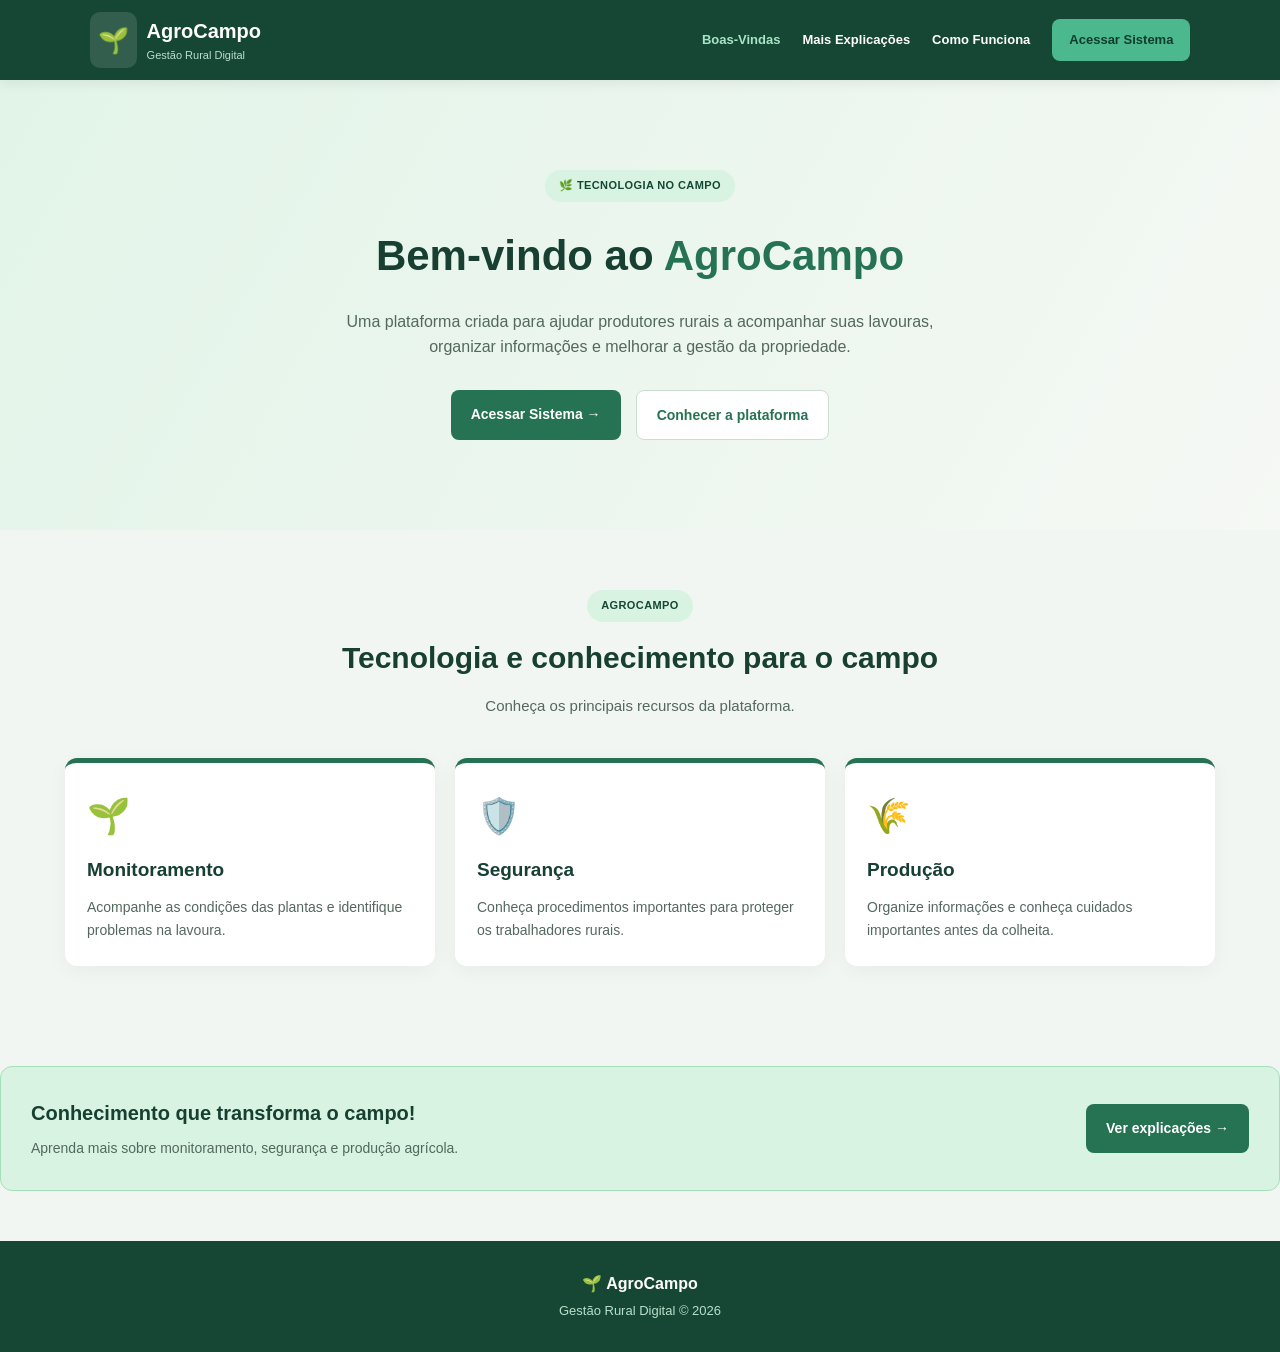
<file: index.html>
<!DOCTYPE html>
<html lang="pt-BR">
<head>
    <meta charset="UTF-8">
    <meta name="viewport" content="width=device-width, initial-scale=1.0">
    <meta name="description" content="AgroCampo - Gestão Rural Digital">
    <title>AgroCampo | Início</title>
    <link rel="stylesheet" href="style.css">
</head>
<body>

<header class="cabecalho">
    <a href="index.html" class="logo">
        <span>🌱</span>
        <div>
            <strong>AgroCampo</strong>
            <small>Gestão Rural Digital</small>
        </div>
    </a>

    <button class="menu-toggle" aria-label="Abrir menu">☰</button>

    <nav class="menu">
        <a href="index.html" class="ativo">Boas-Vindas</a>
        <a href="explicacoes.html">Mais Explicações</a>
        <a href="como-funciona.html">Como Funciona</a>
        <a href="sistema.html" class="botao-menu">Acessar Sistema</a>
    </nav>
</header>

<main>
    <section class="hero">
        <span class="etiqueta">🌿 TECNOLOGIA NO CAMPO</span>

        <h1>Bem-vindo ao <span>AgroCampo</span></h1>

        <p>
            Uma plataforma criada para ajudar produtores rurais
            a acompanhar suas lavouras, organizar informações
            e melhorar a gestão da propriedade.
        </p>

        <div class="hero-botoes">
            <a href="sistema.html" class="botao-principal">
                Acessar Sistema →
            </a>

            <a href="explicacoes.html" class="botao-secundario">
                Conhecer a plataforma
            </a>
        </div>
    </section>

    <section class="secao container">
        <div class="titulo-secao">
            <span class="etiqueta">AGROCAMPO</span>
            <h2>Tecnologia e conhecimento para o campo</h2>
            <p>Conheça os principais recursos da plataforma.</p>
        </div>

        <div class="grade-tres">
            <article class="cartao">
                <div class="icone">🌱</div>
                <h3>Monitoramento</h3>
                <p>Acompanhe as condições das plantas e identifique problemas na lavoura.</p>
            </article>

            <article class="cartao">
                <div class="icone">🛡️</div>
                <h3>Segurança</h3>
                <p>Conheça procedimentos importantes para proteger os trabalhadores rurais.</p>
            </article>

            <article class="cartao">
                <div class="icone">🌾</div>
                <h3>Produção</h3>
                <p>Organize informações e conheça cuidados importantes antes da colheita.</p>
            </article>
        </div>
    </section>

    <section class="faixa-verde">
        <div>
            <h2>Conhecimento que transforma o campo!</h2>
            <p>Aprenda mais sobre monitoramento, segurança e produção agrícola.</p>
        </div>
        <a href="explicacoes.html" class="botao-principal">
            Ver explicações →
        </a>
    </section>
</main>

<footer>
    <strong>🌱 AgroCampo</strong>
    <p>Gestão Rural Digital © 2026</p>
</footer>

<script src="script.js"></script>
</body>
</html>
</file>
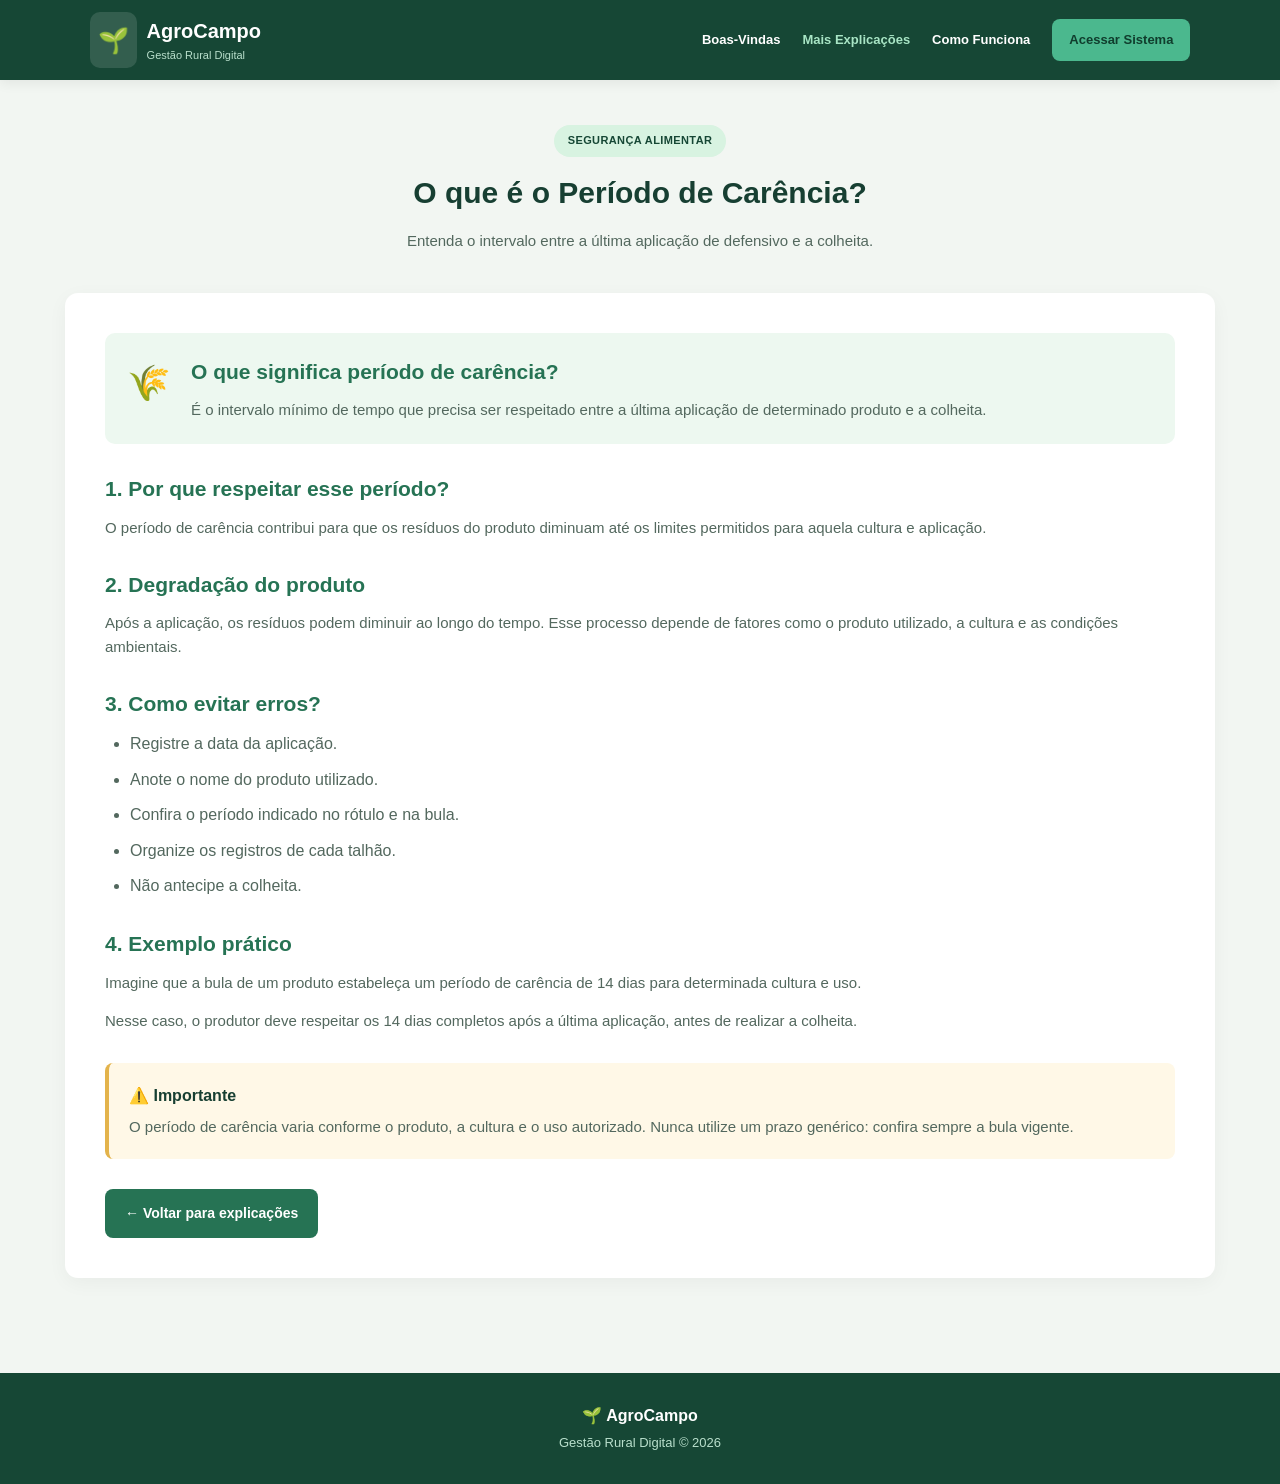
<file: carencia.html>
<!DOCTYPE html>
<html lang="pt-BR">
<head>
    <meta charset="UTF-8">
    <meta name="viewport" content="width=device-width, initial-scale=1.0">
    <title>Período de Carência | AgroCampo</title>
    <link rel="stylesheet" href="style.css">
</head>
<body>

<header class="cabecalho">
    <a href="index.html" class="logo">
        <span>🌱</span>
        <div><strong>AgroCampo</strong><small>Gestão Rural Digital</small></div>
    </a>
    <button class="menu-toggle" aria-label="Abrir menu">☰</button>
    <nav class="menu">
        <a href="index.html">Boas-Vindas</a>
        <a href="explicacoes.html" class="ativo">Mais Explicações</a>
        <a href="como-funciona.html">Como Funciona</a>
        <a href="sistema.html" class="botao-menu">Acessar Sistema</a>
    </nav>
</header>

<main class="container">

    <section class="titulo-secao">
        <span class="etiqueta">SEGURANÇA ALIMENTAR</span>
        <h1>O que é o Período de Carência?</h1>
        <p>Entenda o intervalo entre a última aplicação de defensivo e a colheita.</p>
    </section>

    <article class="conteudo-pagina">

        <div class="destaque-conteudo">
            <span>🌾</span>
            <div>
                <h2>O que significa período de carência?</h2>
                <p>
                    É o intervalo mínimo de tempo que precisa
                    ser respeitado entre a última aplicação
                    de determinado produto e a colheita.
                </p>
            </div>
        </div>

        <h2>1. Por que respeitar esse período?</h2>
        <p>
            O período de carência contribui para que os resíduos
            do produto diminuam até os limites permitidos
            para aquela cultura e aplicação.
        </p>

        <h2>2. Degradação do produto</h2>
        <p>
            Após a aplicação, os resíduos podem diminuir
            ao longo do tempo. Esse processo depende de
            fatores como o produto utilizado, a cultura
            e as condições ambientais.
        </p>

        <h2>3. Como evitar erros?</h2>
        <ul>
            <li>Registre a data da aplicação.</li>
            <li>Anote o nome do produto utilizado.</li>
            <li>Confira o período indicado no rótulo e na bula.</li>
            <li>Organize os registros de cada talhão.</li>
            <li>Não antecipe a colheita.</li>
        </ul>

        <h2>4. Exemplo prático</h2>
        <p>
            Imagine que a bula de um produto estabeleça
            um período de carência de 14 dias para determinada
            cultura e uso.
        </p>
        <p>
            Nesse caso, o produtor deve respeitar os 14 dias
            completos após a última aplicação, antes de realizar
            a colheita.
        </p>

        <div class="aviso">
            <strong>⚠️ Importante</strong>
            <p>
                O período de carência varia conforme o produto,
                a cultura e o uso autorizado. Nunca utilize
                um prazo genérico: confira sempre a bula vigente.
            </p>
        </div>

        <a href="explicacoes.html" class="botao-voltar">← Voltar para explicações</a>

    </article>
</main>

<footer><strong>🌱 AgroCampo</strong><p>Gestão Rural Digital © 2026</p></footer>
<script src="script.js"></script>
</body>
</html>
</file>
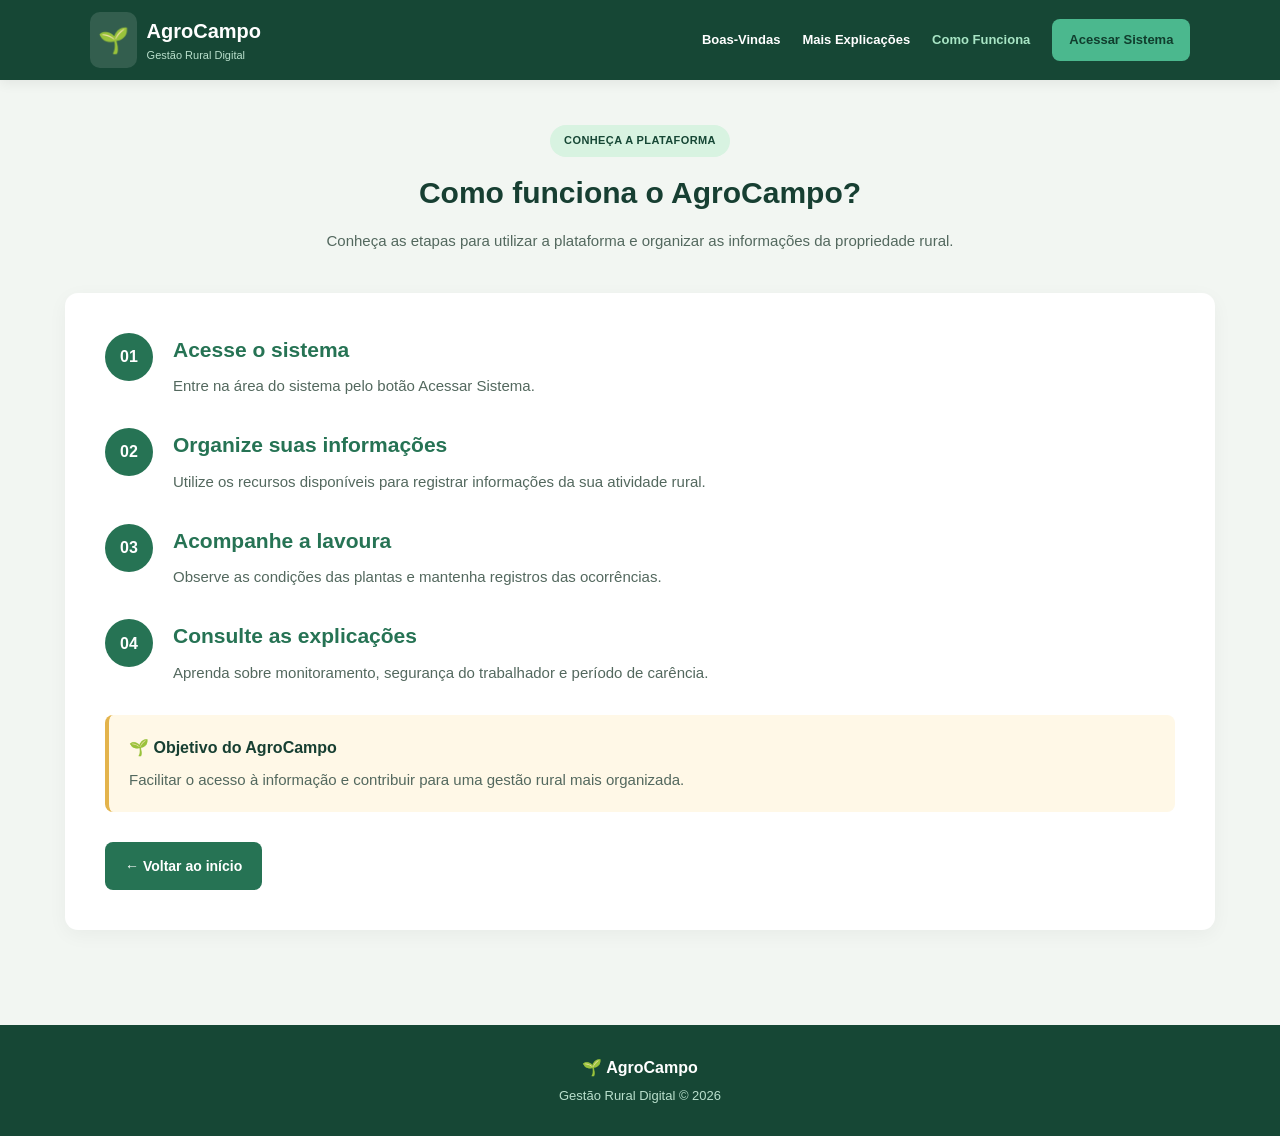
<file: comofunciona.html>
<!DOCTYPE html>
<html lang="pt-BR">
<head>
    <meta charset="UTF-8">
    <meta name="viewport" content="width=device-width, initial-scale=1.0">
    <title>Como Funciona | AgroCampo</title>
    <link rel="stylesheet" href="style.css">
</head>
<body>

<header class="cabecalho">
    <a href="index.html" class="logo">
        <span>🌱</span>
        <div><strong>AgroCampo</strong><small>Gestão Rural Digital</small></div>
    </a>
    <button class="menu-toggle" aria-label="Abrir menu">☰</button>
    <nav class="menu">
        <a href="index.html">Boas-Vindas</a>
        <a href="explicacoes.html">Mais Explicações</a>
        <a href="como-funciona.html" class="ativo">Como Funciona</a>
        <a href="sistema.html" class="botao-menu">Acessar Sistema</a>
    </nav>
</header>

<main class="container">
    <section class="titulo-secao">
        <span class="etiqueta">CONHEÇA A PLATAFORMA</span>
        <h1>Como funciona o AgroCampo?</h1>
        <p>Conheça as etapas para utilizar a plataforma e organizar as informações da propriedade rural.</p>
    </section>

    <section class="conteudo-pagina">
        <div class="passo">
            <span>01</span>
            <div>
                <h2>Acesse o sistema</h2>
                <p>Entre na área do sistema pelo botão Acessar Sistema.</p>
            </div>
        </div>

        <div class="passo">
            <span>02</span>
            <div>
                <h2>Organize suas informações</h2>
                <p>Utilize os recursos disponíveis para registrar informações da sua atividade rural.</p>
            </div>
        </div>

        <div class="passo">
            <span>03</span>
            <div>
                <h2>Acompanhe a lavoura</h2>
                <p>Observe as condições das plantas e mantenha registros das ocorrências.</p>
            </div>
        </div>

        <div class="passo">
            <span>04</span>
            <div>
                <h2>Consulte as explicações</h2>
                <p>Aprenda sobre monitoramento, segurança do trabalhador e período de carência.</p>
            </div>
        </div>

        <div class="aviso">
            <strong>🌱 Objetivo do AgroCampo</strong>
            <p>Facilitar o acesso à informação e contribuir para uma gestão rural mais organizada.</p>
        </div>

        <a href="index.html" class="botao-voltar">← Voltar ao início</a>
    </section>
</main>

<footer><strong>🌱 AgroCampo</strong><p>Gestão Rural Digital © 2026</p></footer>
<script src="script.js"></script>
</body>
</html>
</file>
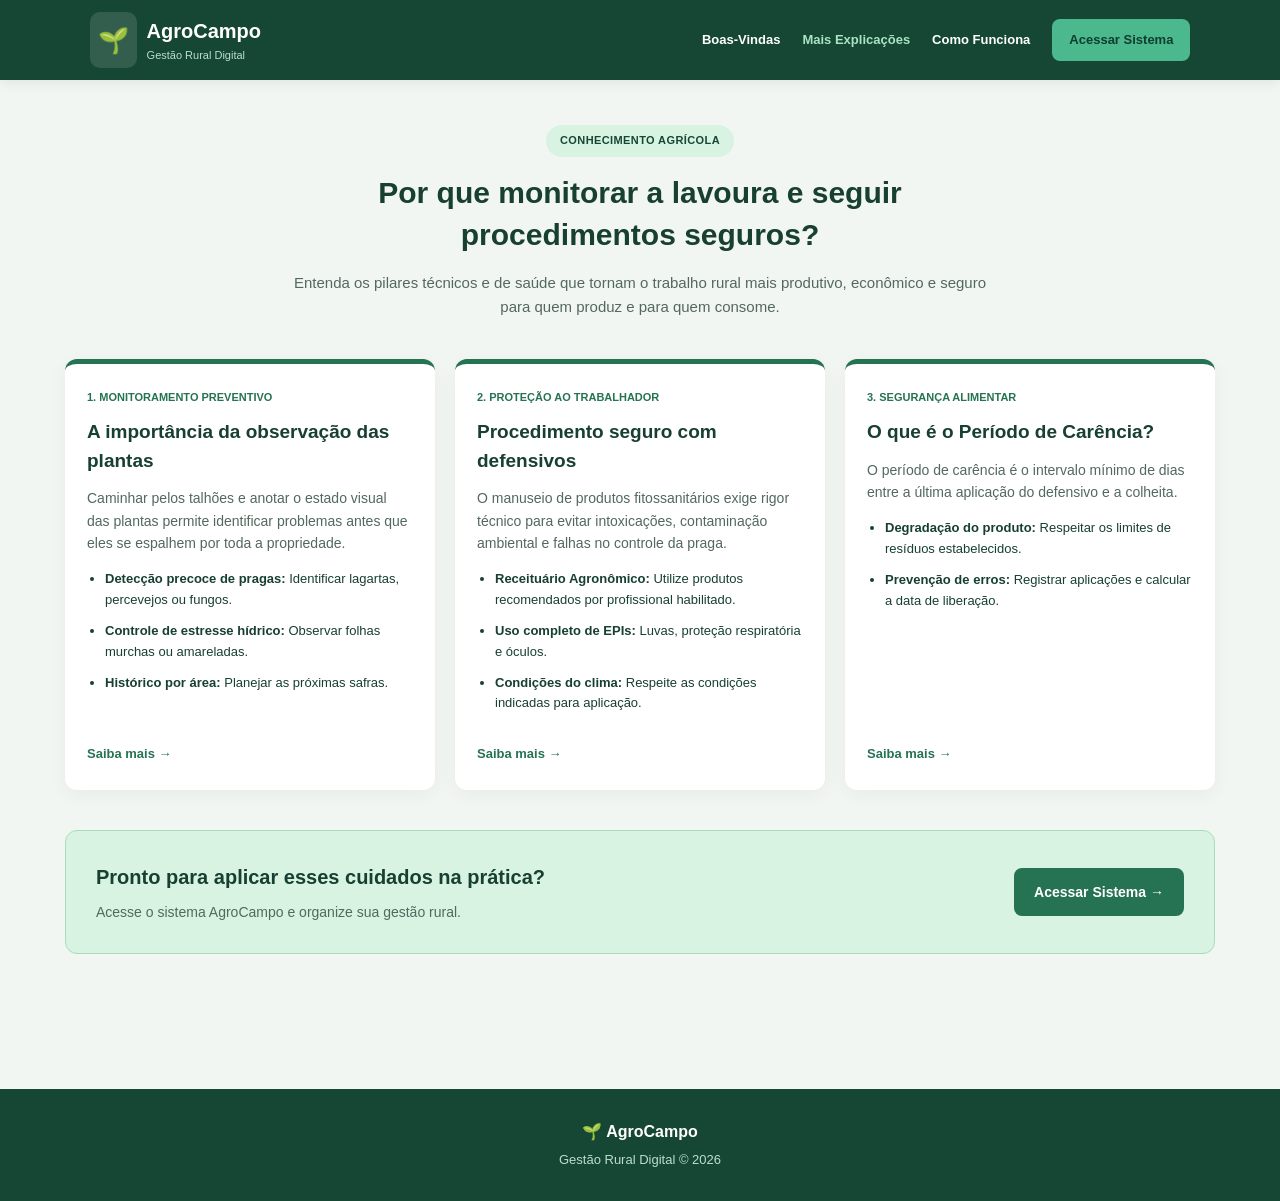
<file: explicacoes.html>
<!DOCTYPE html>
<html lang="pt-BR">
<head>
    <meta charset="UTF-8">
    <meta name="viewport" content="width=device-width, initial-scale=1.0">
    <title>Mais Explicações | AgroCampo</title>
    <link rel="stylesheet" href="style.css">
</head>
<body>

<header class="cabecalho">
    <a href="index.html" class="logo">
        <span>🌱</span>
        <div><strong>AgroCampo</strong><small>Gestão Rural Digital</small></div>
    </a>

    <button class="menu-toggle" aria-label="Abrir menu">☰</button>

    <nav class="menu">
        <a href="index.html">Boas-Vindas</a>
        <a href="explicacoes.html" class="ativo">Mais Explicações</a>
        <a href="como-funciona.html">Como Funciona</a>
        <a href="sistema.html" class="botao-menu">Acessar Sistema</a>
    </nav>
</header>

<main class="container pagina-explicacoes">

    <section class="titulo-secao">
        <span class="etiqueta">CONHECIMENTO AGRÍCOLA</span>
        <h1>Por que monitorar a lavoura e seguir procedimentos seguros?</h1>
        <p>
            Entenda os pilares técnicos e de saúde que tornam o trabalho
            rural mais produtivo, econômico e seguro para quem produz
            e para quem consome.
        </p>
    </section>

    <section class="grade-tres">

        <a href="monitoramento.html" class="cartao cartao-link">
            <span class="categoria">1. MONITORAMENTO PREVENTIVO</span>
            <h2>A importância da observação das plantas</h2>

            <p>
                Caminhar pelos talhões e anotar o estado visual das
                plantas permite identificar problemas antes que
                eles se espalhem por toda a propriedade.
            </p>

            <ul>
                <li><strong>Detecção precoce de pragas:</strong>
                Identificar lagartas, percevejos ou fungos.</li>

                <li><strong>Controle de estresse hídrico:</strong>
                Observar folhas murchas ou amareladas.</li>

                <li><strong>Histórico por área:</strong>
                Planejar as próximas safras.</li>
            </ul>

            <span class="ler-mais">Saiba mais →</span>
        </a>

        <a href="protecao.html" class="cartao cartao-link">
            <span class="categoria">2. PROTEÇÃO AO TRABALHADOR</span>
            <h2>Procedimento seguro com defensivos</h2>

            <p>
                O manuseio de produtos fitossanitários exige
                rigor técnico para evitar intoxicações,
                contaminação ambiental e falhas no controle da praga.
            </p>

            <ul>
                <li><strong>Receituário Agronômico:</strong>
                Utilize produtos recomendados por profissional habilitado.</li>

                <li><strong>Uso completo de EPIs:</strong>
                Luvas, proteção respiratória e óculos.</li>

                <li><strong>Condições do clima:</strong>
                Respeite as condições indicadas para aplicação.</li>
            </ul>

            <span class="ler-mais">Saiba mais →</span>
        </a>

        <a href="carencia.html" class="cartao cartao-link">
            <span class="categoria">3. SEGURANÇA ALIMENTAR</span>
            <h2>O que é o Período de Carência?</h2>

            <p>
                O período de carência é o intervalo mínimo de dias
                entre a última aplicação do defensivo e a colheita.
            </p>

            <ul>
                <li><strong>Degradação do produto:</strong>
                Respeitar os limites de resíduos estabelecidos.</li>

                <li><strong>Prevenção de erros:</strong>
                Registrar aplicações e calcular a data de liberação.</li>
            </ul>

            <span class="ler-mais">Saiba mais →</span>
        </a>

    </section>

    <section class="faixa-verde">
        <div>
            <h2>Pronto para aplicar esses cuidados na prática?</h2>
            <p>Acesse o sistema AgroCampo e organize sua gestão rural.</p>
        </div>
        <a href="sistema.html" class="botao-principal">Acessar Sistema →</a>
    </section>

</main>

<footer>
    <strong>🌱 AgroCampo</strong>
    <p>Gestão Rural Digital © 2026</p>
</footer>

<script src="script.js"></script>
</body>
</html>
</file>
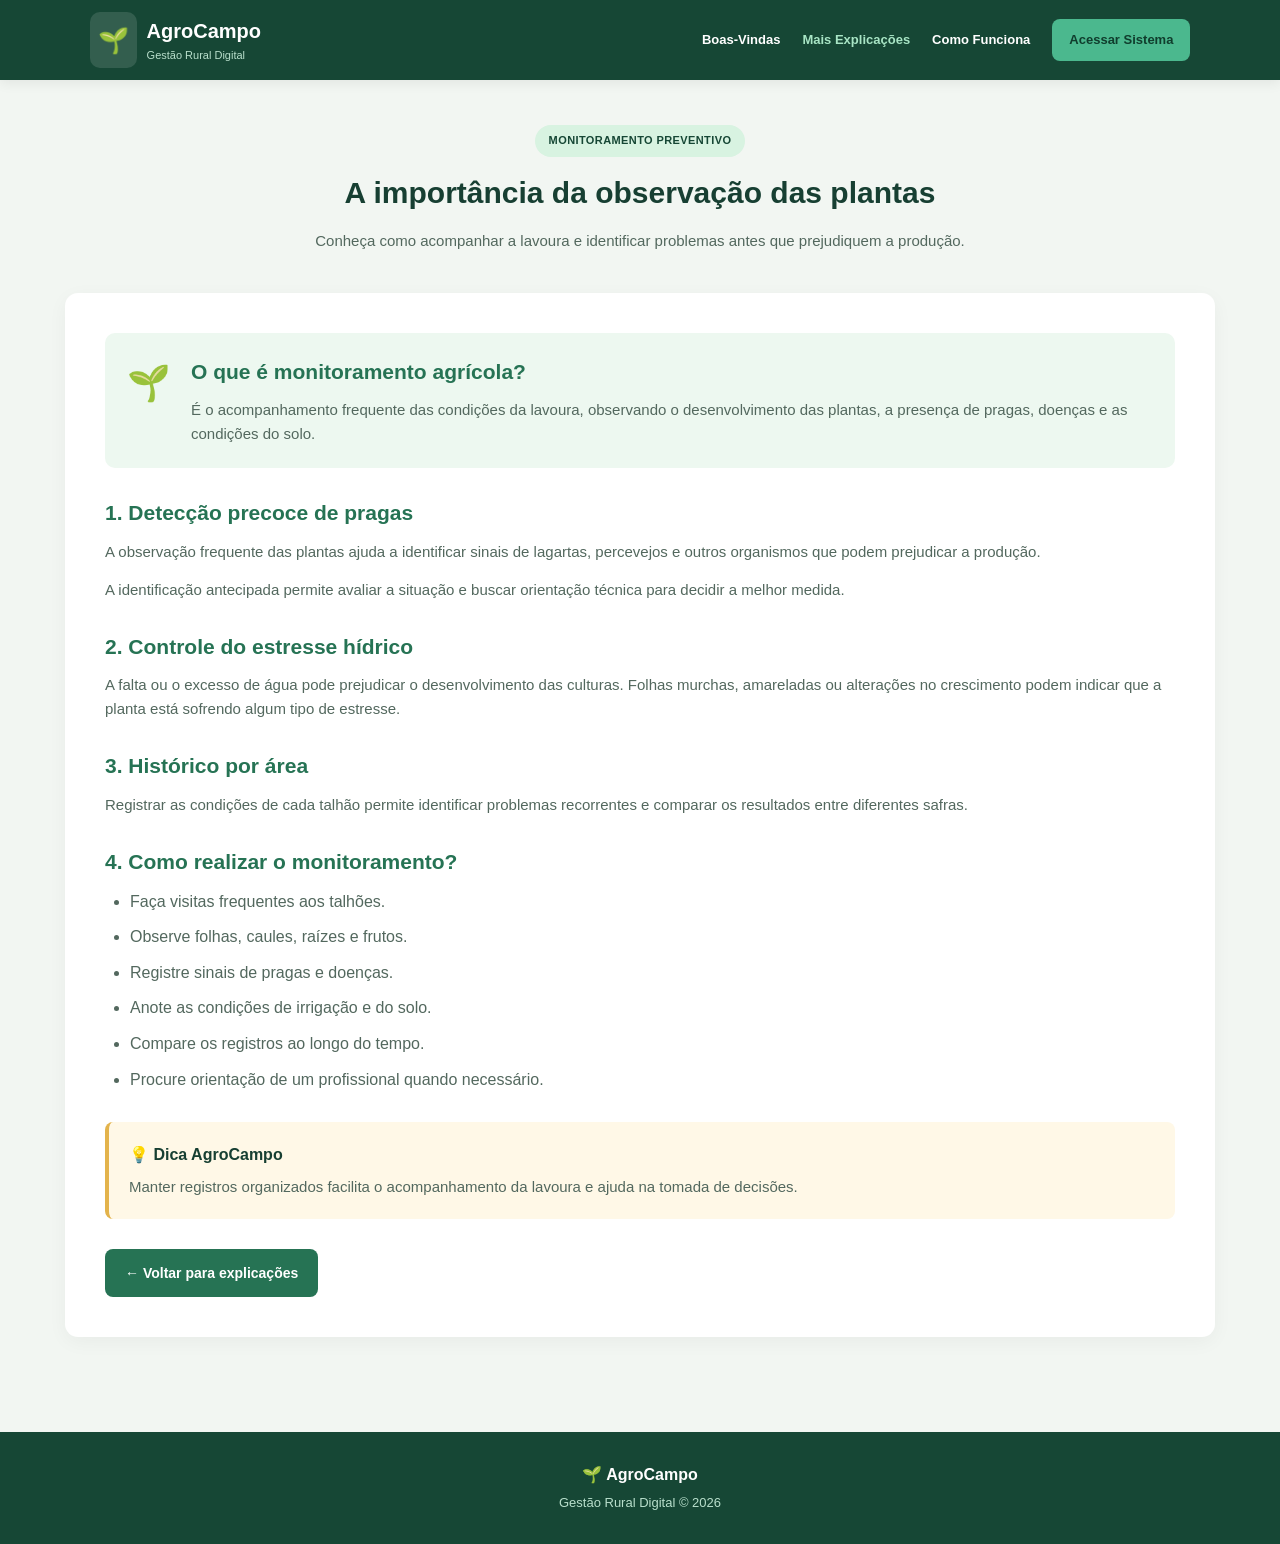
<file: monitoramento.html>
<!DOCTYPE html>
<html lang="pt-BR">
<head>
    <meta charset="UTF-8">
    <meta name="viewport" content="width=device-width, initial-scale=1.0">
    <title>Monitoramento Preventivo | AgroCampo</title>
    <link rel="stylesheet" href="style.css">
</head>
<body>

<header class="cabecalho">
    <a href="index.html" class="logo">
        <span>🌱</span>
        <div><strong>AgroCampo</strong><small>Gestão Rural Digital</small></div>
    </a>
    <button class="menu-toggle" aria-label="Abrir menu">☰</button>
    <nav class="menu">
        <a href="index.html">Boas-Vindas</a>
        <a href="explicacoes.html" class="ativo">Mais Explicações</a>
        <a href="como-funciona.html">Como Funciona</a>
        <a href="sistema.html" class="botao-menu">Acessar Sistema</a>
    </nav>
</header>

<main class="container">

    <section class="titulo-secao">
        <span class="etiqueta">MONITORAMENTO PREVENTIVO</span>
        <h1>A importância da observação das plantas</h1>
        <p>Conheça como acompanhar a lavoura e identificar problemas antes que prejudiquem a produção.</p>
    </section>

    <article class="conteudo-pagina">

        <div class="destaque-conteudo">
            <span>🌱</span>
            <div>
                <h2>O que é monitoramento agrícola?</h2>
                <p>
                    É o acompanhamento frequente das condições da
                    lavoura, observando o desenvolvimento das plantas,
                    a presença de pragas, doenças e as condições do solo.
                </p>
            </div>
        </div>

        <h2>1. Detecção precoce de pragas</h2>
        <p>
            A observação frequente das plantas ajuda a identificar
            sinais de lagartas, percevejos e outros organismos que
            podem prejudicar a produção.
        </p>
        <p>
            A identificação antecipada permite avaliar a situação
            e buscar orientação técnica para decidir a melhor medida.
        </p>

        <h2>2. Controle do estresse hídrico</h2>
        <p>
            A falta ou o excesso de água pode prejudicar o
            desenvolvimento das culturas. Folhas murchas,
            amareladas ou alterações no crescimento podem indicar
            que a planta está sofrendo algum tipo de estresse.
        </p>

        <h2>3. Histórico por área</h2>
        <p>
            Registrar as condições de cada talhão permite
            identificar problemas recorrentes e comparar
            os resultados entre diferentes safras.
        </p>

        <h2>4. Como realizar o monitoramento?</h2>
        <ul>
            <li>Faça visitas frequentes aos talhões.</li>
            <li>Observe folhas, caules, raízes e frutos.</li>
            <li>Registre sinais de pragas e doenças.</li>
            <li>Anote as condições de irrigação e do solo.</li>
            <li>Compare os registros ao longo do tempo.</li>
            <li>Procure orientação de um profissional quando necessário.</li>
        </ul>

        <div class="aviso">
            <strong>💡 Dica AgroCampo</strong>
            <p>
                Manter registros organizados facilita o acompanhamento
                da lavoura e ajuda na tomada de decisões.
            </p>
        </div>

        <a href="explicacoes.html" class="botao-voltar">← Voltar para explicações</a>

    </article>
</main>

<footer><strong>🌱 AgroCampo</strong><p>Gestão Rural Digital © 2026</p></footer>
<script src="script.js"></script>
</body>
</html>
</file>
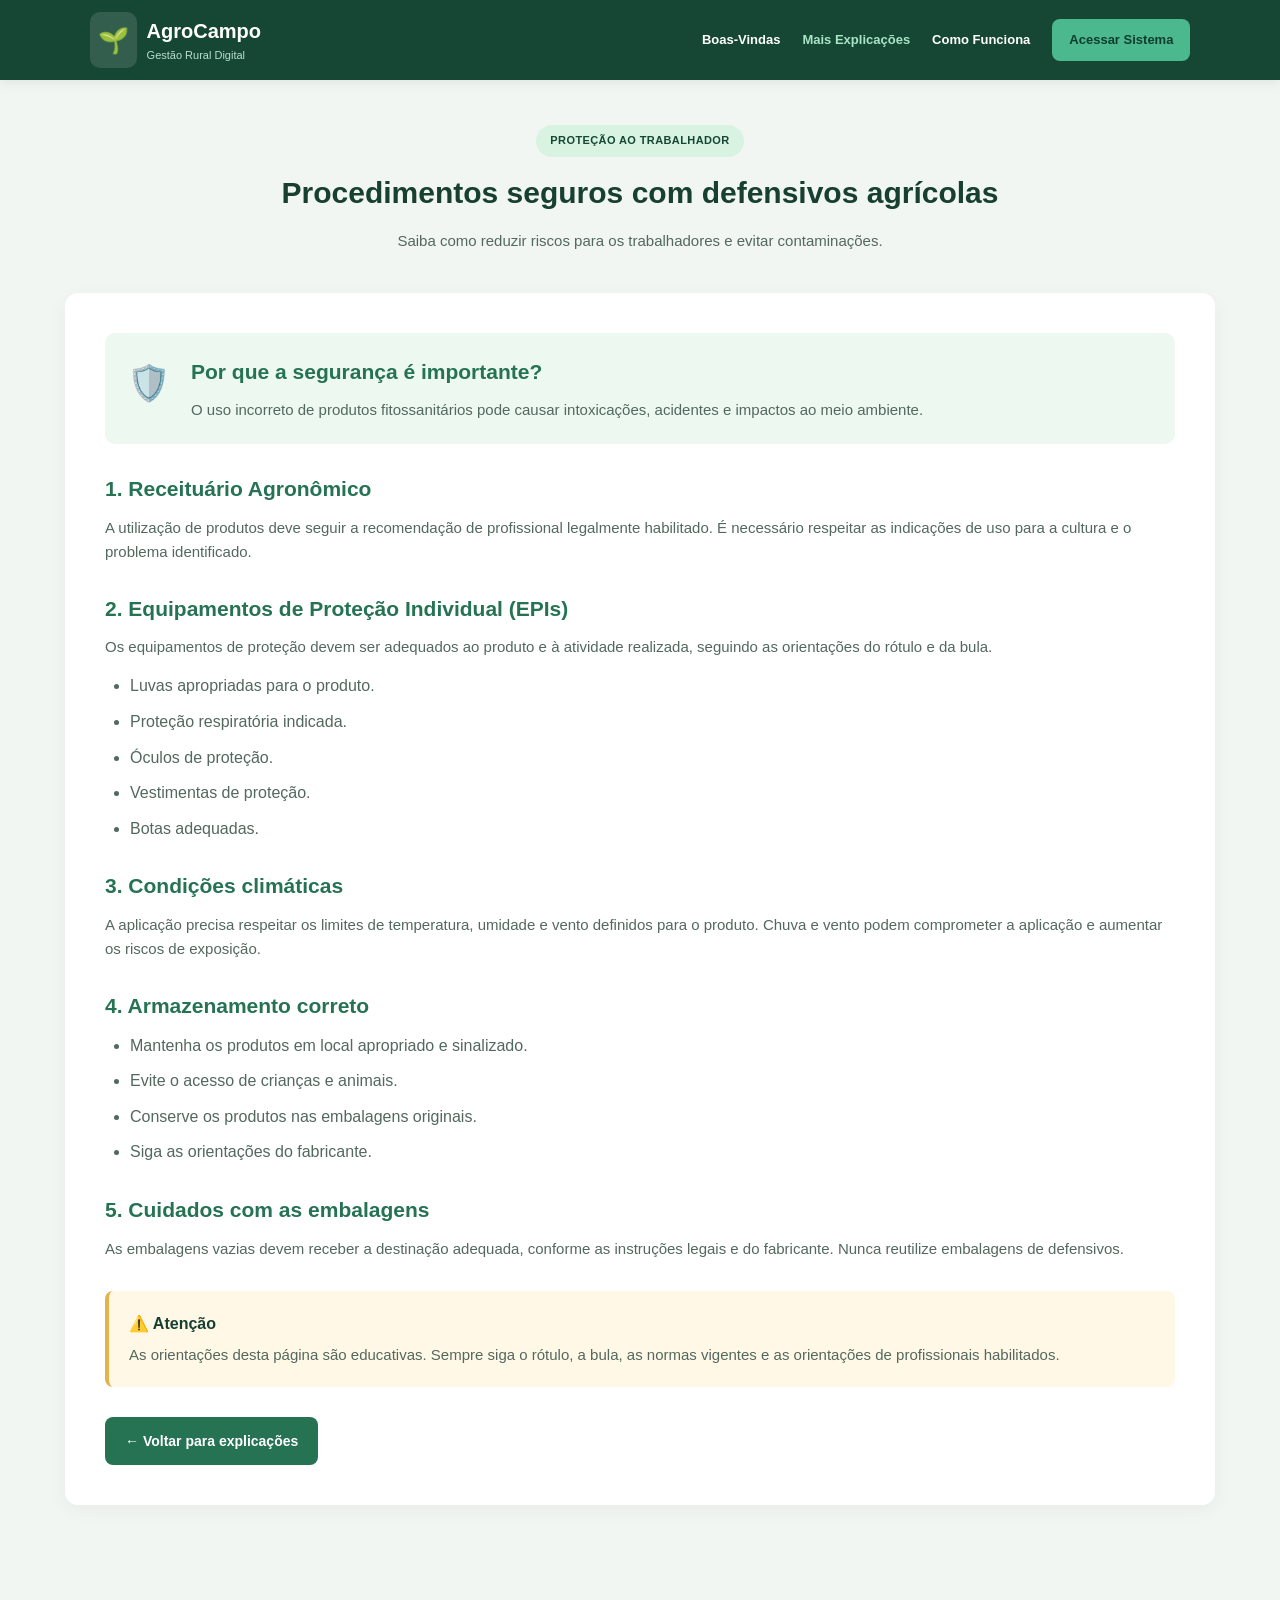
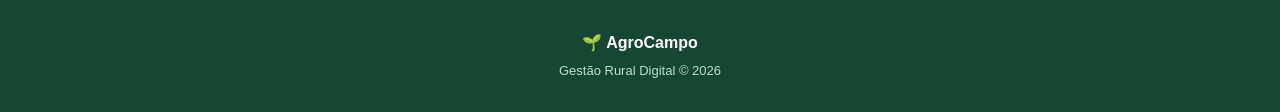
<file: protecao.html>
<!DOCTYPE html>
<html lang="pt-BR">
<head>
    <meta charset="UTF-8">
    <meta name="viewport" content="width=device-width, initial-scale=1.0">
    <title>Proteção ao Trabalhador | AgroCampo</title>
    <link rel="stylesheet" href="style.css">
</head>
<body>

<header class="cabecalho">
    <a href="index.html" class="logo">
        <span>🌱</span>
        <div><strong>AgroCampo</strong><small>Gestão Rural Digital</small></div>
    </a>
    <button class="menu-toggle" aria-label="Abrir menu">☰</button>
    <nav class="menu">
        <a href="index.html">Boas-Vindas</a>
        <a href="explicacoes.html" class="ativo">Mais Explicações</a>
        <a href="como-funciona.html">Como Funciona</a>
        <a href="sistema.html" class="botao-menu">Acessar Sistema</a>
    </nav>
</header>

<main class="container">

    <section class="titulo-secao">
        <span class="etiqueta">PROTEÇÃO AO TRABALHADOR</span>
        <h1>Procedimentos seguros com defensivos agrícolas</h1>
        <p>Saiba como reduzir riscos para os trabalhadores e evitar contaminações.</p>
    </section>

    <article class="conteudo-pagina">

        <div class="destaque-conteudo">
            <span>🛡️</span>
            <div>
                <h2>Por que a segurança é importante?</h2>
                <p>
                    O uso incorreto de produtos fitossanitários
                    pode causar intoxicações, acidentes e impactos
                    ao meio ambiente.
                </p>
            </div>
        </div>

        <h2>1. Receituário Agronômico</h2>
        <p>
            A utilização de produtos deve seguir a recomendação
            de profissional legalmente habilitado. É necessário
            respeitar as indicações de uso para a cultura e o
            problema identificado.
        </p>

        <h2>2. Equipamentos de Proteção Individual (EPIs)</h2>
        <p>
            Os equipamentos de proteção devem ser adequados
            ao produto e à atividade realizada, seguindo
            as orientações do rótulo e da bula.
        </p>
        <ul>
            <li>Luvas apropriadas para o produto.</li>
            <li>Proteção respiratória indicada.</li>
            <li>Óculos de proteção.</li>
            <li>Vestimentas de proteção.</li>
            <li>Botas adequadas.</li>
        </ul>

        <h2>3. Condições climáticas</h2>
        <p>
            A aplicação precisa respeitar os limites de
            temperatura, umidade e vento definidos para o produto.
            Chuva e vento podem comprometer a aplicação e aumentar
            os riscos de exposição.
        </p>

        <h2>4. Armazenamento correto</h2>
        <ul>
            <li>Mantenha os produtos em local apropriado e sinalizado.</li>
            <li>Evite o acesso de crianças e animais.</li>
            <li>Conserve os produtos nas embalagens originais.</li>
            <li>Siga as orientações do fabricante.</li>
        </ul>

        <h2>5. Cuidados com as embalagens</h2>
        <p>
            As embalagens vazias devem receber a destinação
            adequada, conforme as instruções legais e do
            fabricante. Nunca reutilize embalagens de defensivos.
        </p>

        <div class="aviso">
            <strong>⚠️ Atenção</strong>
            <p>
                As orientações desta página são educativas.
                Sempre siga o rótulo, a bula, as normas vigentes
                e as orientações de profissionais habilitados.
            </p>
        </div>

        <a href="explicacoes.html" class="botao-voltar">← Voltar para explicações</a>

    </article>
</main>

<footer><strong>🌱 AgroCampo</strong><p>Gestão Rural Digital © 2026</p></footer>
<script src="script.js"></script>
</body>
</html>
</file>
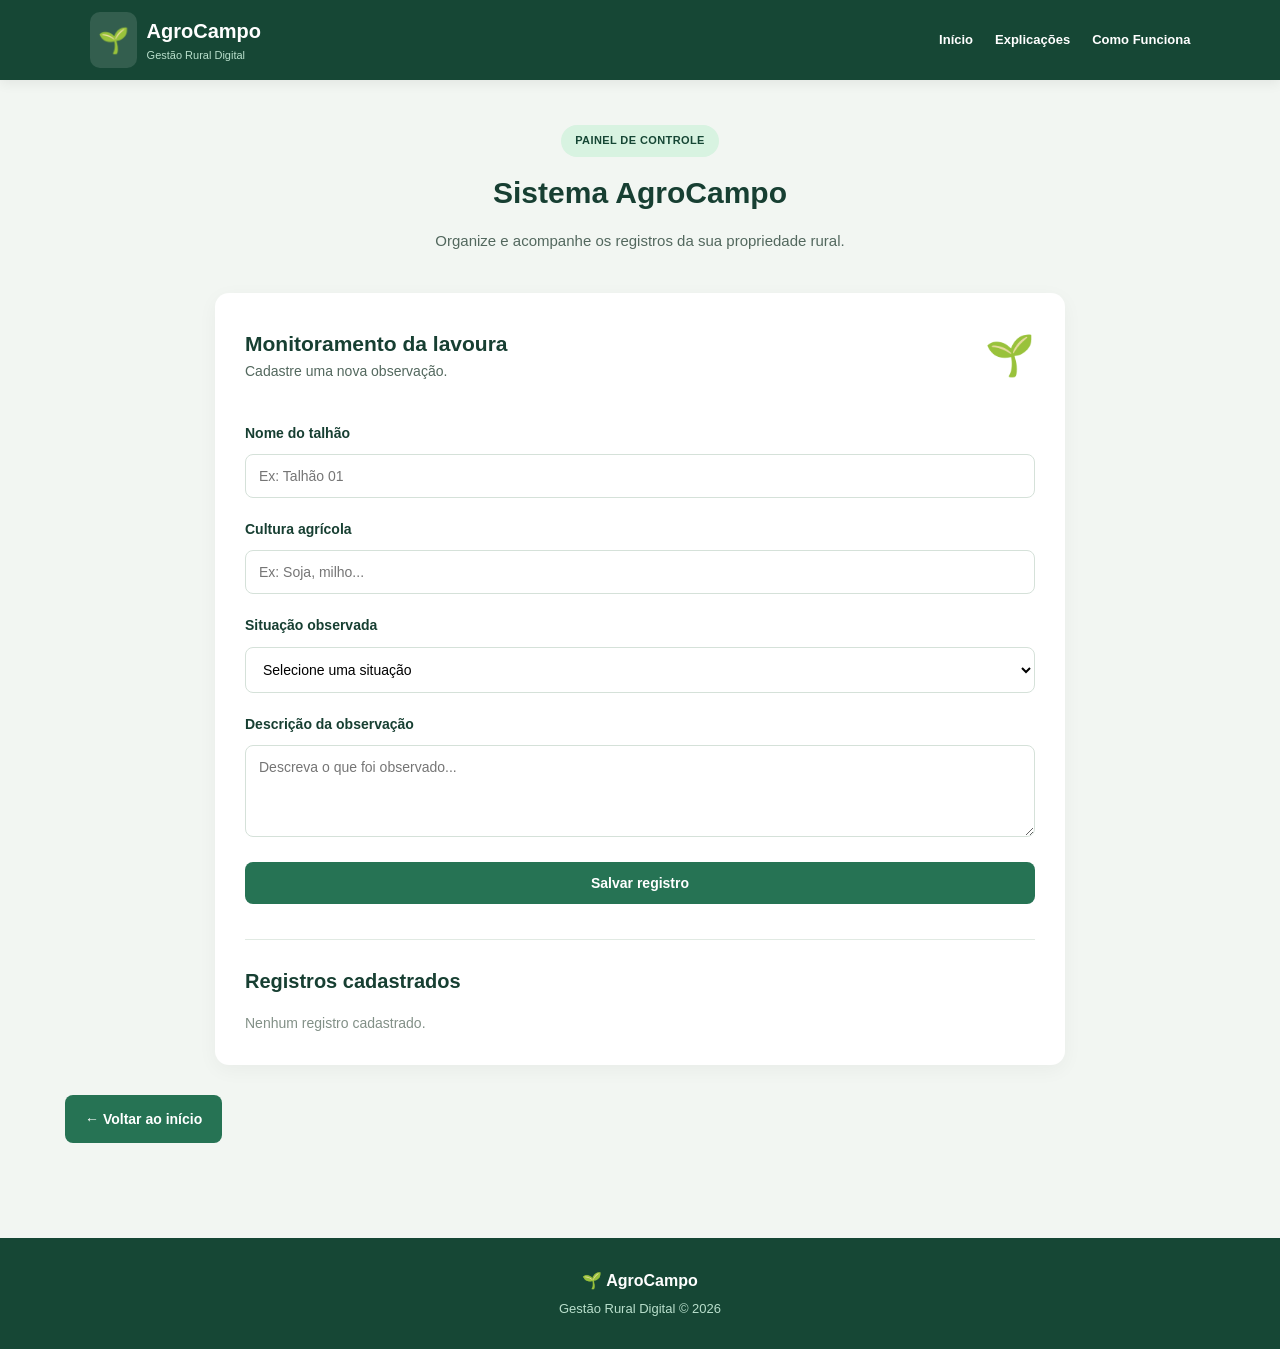
<file: sistema.html>
<!DOCTYPE html>
<html lang="pt-BR">
<head>
    <meta charset="UTF-8">
    <meta name="viewport" content="width=device-width, initial-scale=1.0">
    <title>Sistema | AgroCampo</title>
    <link rel="stylesheet" href="style.css">
</head>
<body>

<header class="cabecalho">
    <a href="index.html" class="logo">
        <span>🌱</span>
        <div><strong>AgroCampo</strong><small>Gestão Rural Digital</small></div>
    </a>
    <button class="menu-toggle" aria-label="Abrir menu">☰</button>
    <nav class="menu">
        <a href="index.html">Início</a>
        <a href="explicacoes.html">Explicações</a>
        <a href="como-funciona.html">Como Funciona</a>
    </nav>
</header>

<main class="container">

    <section class="titulo-secao">
        <span class="etiqueta">PAINEL DE CONTROLE</span>
        <h1>Sistema AgroCampo</h1>
        <p>Organize e acompanhe os registros da sua propriedade rural.</p>
    </section>

    <section class="painel">

        <div class="painel-topo">
            <div>
                <h2>Monitoramento da lavoura</h2>
                <p>Cadastre uma nova observação.</p>
            </div>
            <span class="icone-painel">🌱</span>
        </div>

        <form id="form-monitoramento" class="formulario">

            <label for="talhao">Nome do talhão</label>
            <input type="text" id="talhao" placeholder="Ex: Talhão 01" required>

            <label for="cultura">Cultura agrícola</label>
            <input type="text" id="cultura" placeholder="Ex: Soja, milho..." required>

            <label for="situacao">Situação observada</label>
            <select id="situacao" required>
                <option value="">Selecione uma situação</option>
                <option value="Plantas saudáveis">Plantas saudáveis</option>
                <option value="Presença de pragas">Presença de pragas</option>
                <option value="Sinais de doenças">Sinais de doenças</option>
                <option value="Estresse hídrico">Estresse hídrico</option>
                <option value="Outra ocorrência">Outra ocorrência</option>
            </select>

            <label for="observacao">Descrição da observação</label>
            <textarea id="observacao" rows="4" placeholder="Descreva o que foi observado..."></textarea>

            <button type="submit" class="botao-principal">Salvar registro</button>
        </form>

        <div class="registros">
            <h2>Registros cadastrados</h2>
            <div id="lista-registros">
                <p class="texto-vazio">Nenhum registro cadastrado.</p>
            </div>
        </div>

    </section>

    <a href="index.html" class="botao-voltar">← Voltar ao início</a>

</main>

<footer><strong>🌱 AgroCampo</strong><p>Gestão Rural Digital © 2026</p></footer>
<script src="script.js"></script>
</body>
</html>
</file>
<file: style.css>
/* =================================
   CONFIGURAÇÕES GERAIS
================================= */

* {
    margin: 0;
    padding: 0;
    box-sizing: border-box;
}

:root {
    --verde-escuro: #164735;
    --verde: #267354;
    --verde-claro: #d8f3e1;
    --verde-destaque: #4bb88e;
    --fundo: #f2f6f2;
    --texto: #173f32;
    --cinza: #53685e;
    --branco: #ffffff;
}

html {
    scroll-behavior: smooth;
}

body {
    font-family: Arial, Helvetica, sans-serif;
    background: var(--fundo);
    color: var(--texto);
    line-height: 1.6;
}

a {
    color: inherit;
}

/* =================================
   CABEÇALHO
================================= */

.cabecalho {
    width: 100%;
    min-height: 75px;
    padding: 12px 7%;
    background: var(--verde-escuro);
    display: flex;
    align-items: center;
    justify-content: space-between;
    gap: 20px;
    position: sticky;
    top: 0;
    z-index: 100;
    box-shadow: 0 3px 12px #00000012;
}

.logo {
    display: flex;
    align-items: center;
    gap: 10px;
    color: white;
    text-decoration: none;
    font-size: 20px;
}

.logo > span {
    background: #ffffff20;
    padding: 8px;
    border-radius: 10px;
    font-size: 25px;
}

.logo small {
    display: block;
    color: #b9dfcc;
    font-size: 11px;
    font-weight: normal;
}

.menu {
    display: flex;
    align-items: center;
    gap: 22px;
}

.menu a {
    color: white;
    text-decoration: none;
    font-size: 13px;
    font-weight: bold;
    transition: .3s;
}

.menu a:hover,
.menu a.ativo {
    color: #a8e5c5;
}

.menu .botao-menu {
    background: var(--verde-destaque);
    color: #103d2d;
    padding: 11px 17px;
    border-radius: 8px;
}

.menu-toggle {
    display: none;
    border: 0;
    background: transparent;
    color: white;
    font-size: 26px;
    cursor: pointer;
}

/* =================================
   CONTEÚDO PRINCIPAL
================================= */

.container {
    max-width: 1150px;
    width: 90%;
    margin: auto;
    padding: 45px 0;
}

.hero {
    min-height: 440px;
    padding: 90px 20px;
    background:
        linear-gradient(120deg, #e2f4e8, #f5f8f4);
    text-align: center;
    display: flex;
    align-items: center;
    justify-content: center;
    flex-direction: column;
}

.hero h1 {
    font-size: 42px;
    margin: 20px 0;
}

.hero h1 span {
    color: var(--verde);
}

.hero p {
    max-width: 650px;
    color: var(--cinza);
    font-size: 16px;
}

.hero-botoes {
    display: flex;
    gap: 15px;
    margin-top: 30px;
    flex-wrap: wrap;
    justify-content: center;
}

.etiqueta {
    display: inline-block;
    background: var(--verde-claro);
    color: var(--verde-escuro);
    padding: 7px 14px;
    border-radius: 25px;
    font-size: 11px;
    font-weight: bold;
    letter-spacing: .4px;
}

.titulo-secao {
    text-align: center;
    max-width: 720px;
    margin: 0 auto 40px;
}

.titulo-secao h1,
.titulo-secao h2 {
    font-size: 30px;
    line-height: 1.4;
    margin: 15px 0;
}

.titulo-secao p {
    color: var(--cinza);
    font-size: 15px;
}

/* =================================
   BOTÕES
================================= */

.botao-principal,
.botao-secundario,
.botao-voltar {
    display: inline-block;
    text-decoration: none;
    border: none;
    cursor: pointer;
    font-size: 14px;
    font-weight: bold;
    padding: 13px 20px;
    border-radius: 8px;
    transition: .3s;
}

.botao-principal {
    background: var(--verde);
    color: white;
}

.botao-principal:hover,
.botao-voltar:hover {
    background: var(--verde-escuro);
    transform: translateY(-2px);
}

.botao-secundario {
    background: white;
    color: var(--verde);
    border: 1px solid #cbded1;
}

.botao-secundario:hover {
    background: var(--verde-claro);
}

.botao-voltar {
    margin-top: 30px;
    background: var(--verde);
    color: white;
}

/* =================================
   CARTÕES
================================= */

.secao {
    padding-top: 60px;
    padding-bottom: 60px;
}

.grade-tres {
    display: grid;
    grid-template-columns: repeat(3, 1fr);
    gap: 20px;
}

.cartao {
    background: white;
    border-radius: 12px;
    padding: 25px 22px;
    border-top: 5px solid var(--verde);
    box-shadow: 0 5px 20px #0000000b;
}

.cartao h2,
.cartao h3 {
    font-size: 19px;
    line-height: 1.5;
    margin: 12px 0;
}

.cartao p {
    color: var(--cinza);
    font-size: 14px;
}

.cartao ul {
    padding-left: 18px;
    margin-top: 15px;
}

.cartao li {
    margin-bottom: 10px;
    font-size: 13px;
    line-height: 1.6;
}

.cartao-link {
    display: flex;
    flex-direction: column;
    text-decoration: none;
    color: var(--texto);
    min-height: 100%;
    transition: transform .3s, box-shadow .3s;
}

.cartao-link:hover {
    transform: translateY(-6px);
    box-shadow: 0 12px 25px #00000015;
}

.categoria {
    font-size: 11px;
    font-weight: bold;
    color: var(--verde);
}

.ler-mais {
    color: var(--verde);
    font-size: 13px;
    font-weight: bold;
    margin-top: auto;
    padding-top: 20px;
}

.icone {
    font-size: 35px;
    margin-bottom: 10px;
}

/* =================================
   FAIXA VERDE
================================= */

.faixa-verde {
    background: var(--verde-claro);
    border: 1px solid #a5dfba;
    border-radius: 12px;
    padding: 30px;
    margin: 40px 0;
    display: flex;
    align-items: center;
    justify-content: space-between;
    gap: 20px;
}

.faixa-verde h2 {
    font-size: 20px;
    margin-bottom: 8px;
}

.faixa-verde p {
    color: var(--cinza);
    font-size: 14px;
}

/* =================================
   PÁGINAS INTERNAS
================================= */

.conteudo-pagina {
    background: white;
    border-radius: 13px;
    padding: 40px;
    box-shadow: 0 5px 20px #0000000b;
}

.conteudo-pagina h2 {
    color: var(--verde);
    font-size: 21px;
    margin: 28px 0 10px;
}

.conteudo-pagina h2:first-child {
    margin-top: 0;
}

.conteudo-pagina p {
    color: var(--cinza);
    margin-bottom: 14px;
    font-size: 15px;
}

.conteudo-pagina ul {
    padding-left: 25px;
    color: var(--cinza);
}

.conteudo-pagina li {
    margin-bottom: 10px;
}

.destaque-conteudo {
    display: flex;
    gap: 20px;
    padding: 22px;
    background: #edf8f0;
    border-radius: 10px;
    align-items: flex-start;
}

.destaque-conteudo > span {
    font-size: 35px;
}

.destaque-conteudo h2 {
    margin: 0 0 10px;
}

.destaque-conteudo p {
    margin: 0;
}

.aviso {
    margin-top: 30px;
    padding: 20px;
    background: #fff8e7;
    border-left: 4px solid #e3b34b;
    border-radius: 8px;
}

.aviso p {
    margin-top: 7px;
    margin-bottom: 0;
}

/* =================================
   PASSOS
================================= */

.passo {
    display: flex;
    align-items: flex-start;
    gap: 20px;
    margin-bottom: 30px;
}

.passo > span {
    background: var(--verde);
    color: white;
    min-width: 48px;
    height: 48px;
    display: grid;
    place-items: center;
    border-radius: 50%;
    font-weight: bold;
}

.passo h2 {
    margin: 0 0 8px;
}

.passo p {
    margin: 0;
}

/* =================================
   SISTEMA / FORMULÁRIO
================================= */

.painel {
    max-width: 850px;
    margin: auto;
    background: white;
    border-radius: 14px;
    padding: 30px;
    box-shadow: 0 5px 20px #0000000b;
}

.painel-topo {
    display: flex;
    justify-content: space-between;
    align-items: center;
    margin-bottom: 25px;
}

.painel-topo h2 {
    font-size: 21px;
}

.painel-topo p {
    color: var(--cinza);
    font-size: 14px;
}

.icone-painel {
    font-size: 40px;
}

.formulario {
    display: flex;
    flex-direction: column;
    gap: 10px;
}

.formulario label {
    font-size: 14px;
    font-weight: bold;
    margin-top: 10px;
}

.formulario input,
.formulario select,
.formulario textarea {
    width: 100%;
    padding: 13px;
    border: 1px solid #d5e1d9;
    border-radius: 8px;
    font-family: inherit;
    font-size: 14px;
    background: white;
}

.formulario input:focus,
.formulario select:focus,
.formulario textarea:focus {
    outline: 2px solid #8ccca7;
    border-color: var(--verde);
}

.formulario button {
    margin-top: 15px;
}

.registros {
    border-top: 1px solid #e1eae3;
    margin-top: 35px;
    padding-top: 25px;
}

.registros h2 {
    font-size: 20px;
    margin-bottom: 15px;
}

.texto-vazio {
    color: #829087;
    font-size: 14px;
}

.registro-item {
    padding: 16px;
    background: #f3f8f4;
    border-radius: 9px;
    margin-bottom: 12px;
    border-left: 4px solid var(--verde);
}

.registro-item h3 {
    font-size: 16px;
    margin-bottom: 5px;
}

.registro-item p {
    font-size: 13px;
    color: var(--cinza);
    margin-bottom: 5px;
}

.registro-item button {
    border: 0;
    background: #f8dddd;
    color: #a22c2c;
    padding: 7px 12px;
    border-radius: 6px;
    cursor: pointer;
    margin-top: 8px;
}

/* =================================
   RODAPÉ
================================= */

footer {
    margin-top: 50px;
    padding: 30px 15px;
    background: var(--verde-escuro);
    color: white;
    text-align: center;
}

footer p {
    color: #b9dfcc;
    font-size: 13px;
    margin-top: 5px;
}

/* =================================
   RESPONSIVIDADE
================================= */

@media (max-width: 850px) {

    .cabecalho {
        padding: 12px 5%;
        flex-wrap: wrap;
    }

    .menu-toggle {
        display: block;
    }

    .menu {
        display: none;
        width: 100%;
        flex-direction: column;
        align-items: stretch;
        gap: 0;
    }

    .menu.aberto {
        display: flex;
    }

    .menu a {
        padding: 12px;
        border-top: 1px solid #ffffff20;
    }

    .grade-tres {
        grid-template-columns: 1fr;
    }

    .cartao {
        min-height: auto;
    }

    .faixa-verde {
        flex-direction: column;
        align-items: flex-start;
    }

    .hero h1 {
        font-size: 32px;
    }

    .titulo-secao h1,
    .titulo-secao h2 {
        font-size: 25px;
    }
}

@media (max-width: 500px) {

    .container {
        width: 92%;
        padding: 30px 0;
    }

    .hero {
        padding: 65px 18px;
    }

    .hero h1 {
        font-size: 28px;
    }

    .hero-botoes {
        flex-direction: column;
        width: 100%;
    }

    .hero-botoes a {
        text-align: center;
    }

    .conteudo-pagina {
        padding: 22px;
    }

    .destaque-conteudo {
        flex-direction: column;
    }

    .painel {
        padding: 20px;
    }
}
</file>
